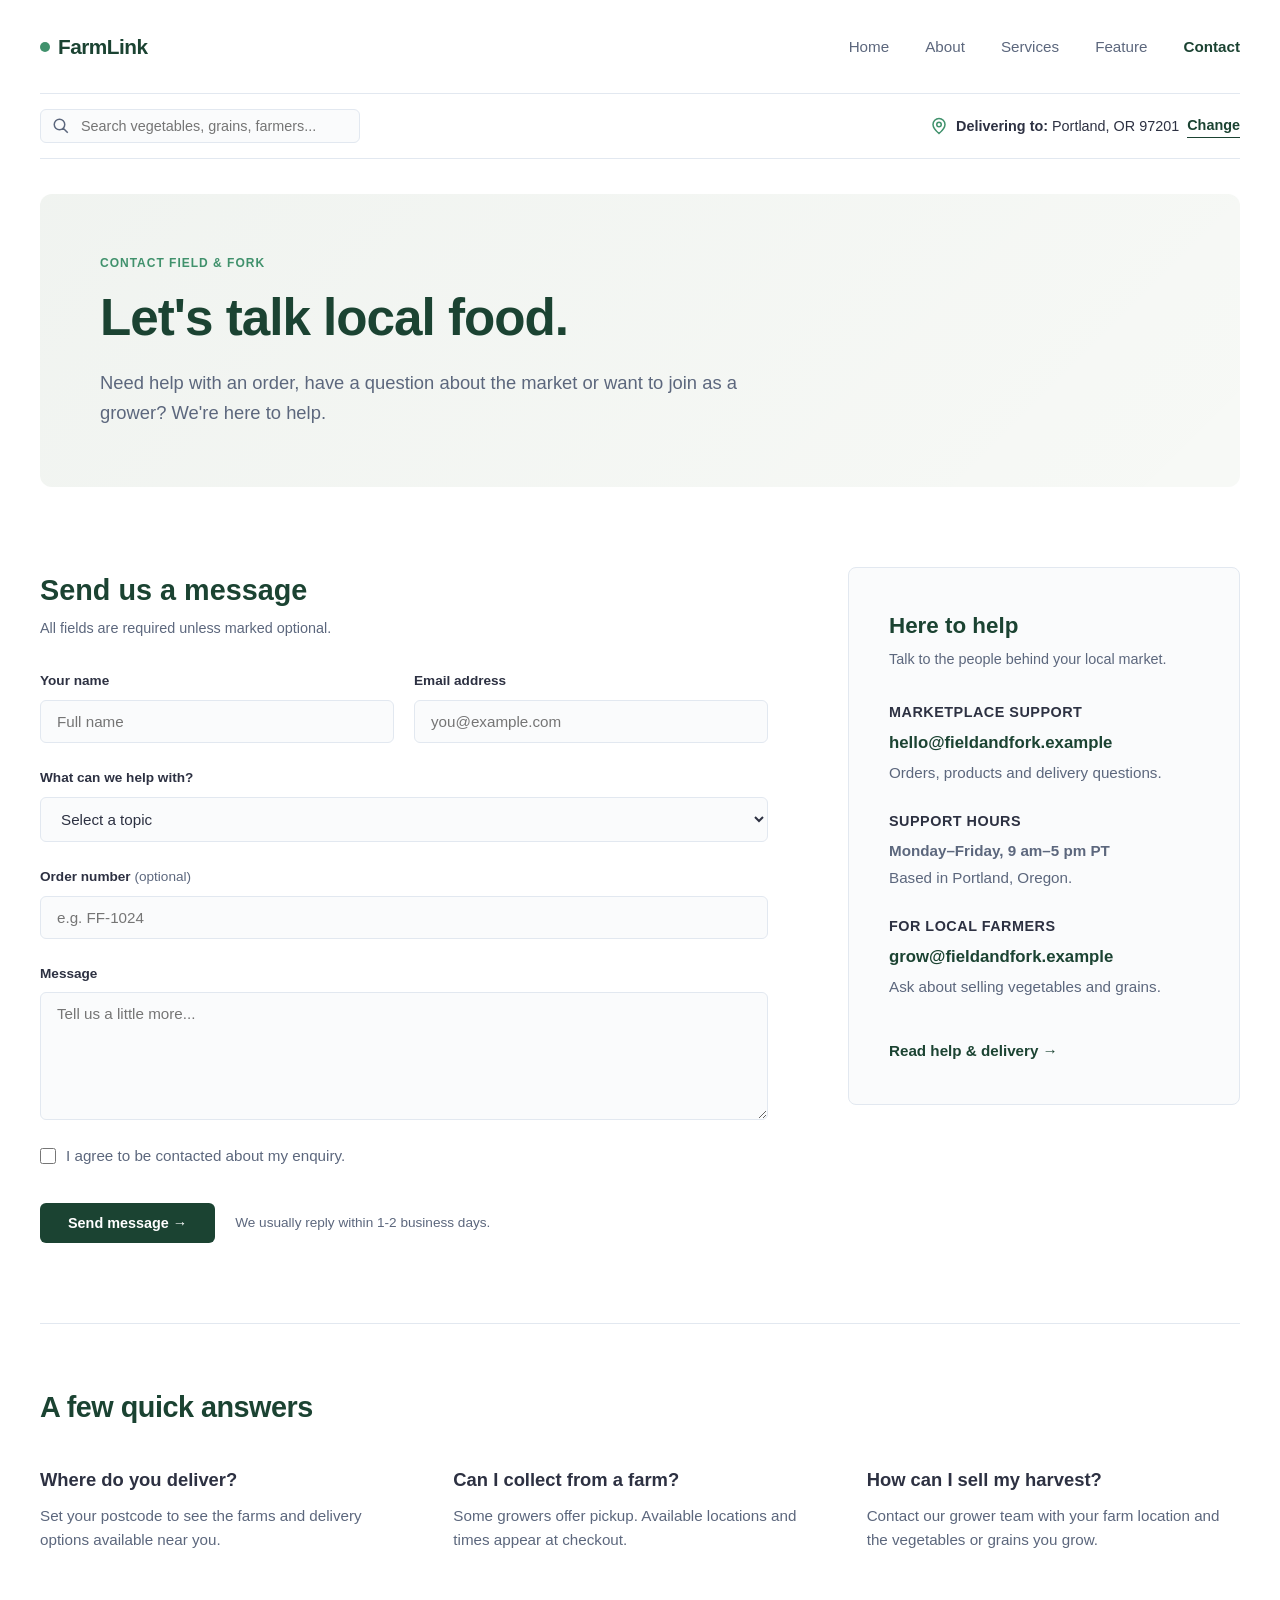
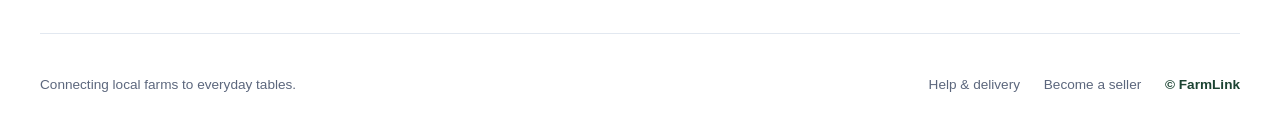
<file: contact.html>
<!DOCTYPE html>
<html lang="en">
<head>
  <meta charset="UTF-8">
  <meta name="viewport" content="width=device-width, initial-scale=1.0">
  <title>FarmLink - Contact Us</title>
  <link rel="stylesheet" href="contact.css">
</head>
<body>

  <!-- Navigation Bar -->
  <nav class="navbar">
    <div class="logo">
      <span class="logo-dot"></span>
      FarmLink
    </div>
    <ul class="nav-links">
      <li><a href="/index.html">Home</a></li>
      <li><a href="/about.html">About</a></li>
      <li><a href="/marketplace.html">Services</a></li>
      <li><a href="/features.html">Feature</a></li>
      <li><a href="/contact.html" class="active">Contact</a></li>
    </ul>
  </nav>

  <!-- Location Sticky Filter Strip -->
  <section class="location-strip-bar">
    <div class="search-input-wrap">
      <svg viewBox="0 0 24 24" width="18" height="18" class="icon-search"><path fill="none" stroke="currentColor" stroke-width="2" d="M21 21l-6-6m2-5a7 7 0 1 1-14 0 7 7 0 0 1 14 0z"/></svg>
      <input type="text" placeholder="Search vegetables, grains, farmers...">
    </div>
    <div class="location-meta-box">
      <svg viewBox="0 0 24 24" width="18" height="18" class="icon-loc"><path fill="none" stroke="currentColor" stroke-width="2" d="M12 2a8 8 0 0 0-8 8c0 5.25 8 12 8 12s8-6.75 8-12a8 8 0 0 0-8-8zM12 13a3 3 0 1 1 0-6 3 3 0 0 1 0 6z"/></svg>
      <span class="loc-text"><strong>Delivering to:</strong> Portland, OR 97201</span>
      <a href="#" class="change-link">Change</a>
    </div>
  </section>

  <!-- Contact Hero Banner -->
  <header class="farm-hero contact-hero-bg">
    <div class="hero-container">
      <span class="badge">CONTACT FIELD & FORK</span>
      <h1>Let's talk local food.</h1>
      <p>Need help with an order, have a question about the market or want to join as a grower? We're here to help.</p>
    </div>
  </header>

  <!-- Two-Column Contact Content Workspace -->
  <main class="contact-split-layout">
    
    <!-- Left Form Module -->
    <section class="contact-form-wrapper">
      <h2>Send us a message</h2>
      <p class="form-instruction">All fields are required unless marked optional.</p>
      
      <form action="#" method="POST" class="main-contact-form">
        <div class="form-row">
          <div class="form-group">
            <label for="user-name">Your name</label>
            <input type="text" id="user-name" name="name" placeholder="Full name" required>
          </div>
          <div class="form-group">
            <label for="user-email">Email address</label>
            <input type="email" id="user-email" name="email" placeholder="you@example.com" required>
          </div>
        </div>

        <div class="form-group">
          <label for="topic-select">What can we help with?</label>
          <select id="topic-select" name="topic" required>
            <option value="" disabled selected>Select a topic</option>
            <option value="order">Order Support & Inquiries</option>
            <option value="grower">Becoming a Market Grower</option>
            <option value="delivery">Delivery Rates & Postcodes</option>
            <option value="other">General Feedback</option>
          </select>
        </div>

        <div class="form-group">
          <label for="order-num">Order number <span>(optional)</span></label>
          <input type="text" id="order-num" name="order_number" placeholder="e.g. FF-1024">
        </div>

        <div class="form-group">
          <label for="message-box">Message</label>
          <textarea id="message-box" name="message" rows="6" placeholder="Tell us a little more..." required></textarea>
        </div>

        <div class="form-checkbox-row">
          <input type="checkbox" id="consent-check" name="consent">
          <label for="consent-check">I agree to be contacted about my enquiry.</label>
        </div>

        <div class="submit-action-area">
          <button type="submit" class="btn btn-green">Send message &rarr;</button>
          <span class="response-time">We usually reply within 1-2 business days.</span>
        </div>
      </form>
    </section>

    <!-- Right Informational Sidebar Module -->
    <aside class="contact-info-sidebar">
      <h2>Here to help</h2>
      <p class="sidebar-intro">Talk to the people behind your local market.</p>

      <div class="info-block">
        <h3>Marketplace support</h3>
        <a href="mailto:hello@fieldandfork.example" class="sidebar-email">hello@fieldandfork.example</a>
        <p>Orders, products and delivery questions.</p>
      </div>

      <div class="info-block">
        <h3>Support hours</h3>
        <p><strong>Monday–Friday, 9 am–5 pm PT</strong></p>
        <p class="location-context">Based in Portland, Oregon.</p>
      </div>

      <div class="info-block">
        <h3>For local farmers</h3>
        <a href="mailto:grow@fieldandfork.example" class="sidebar-email">grow@fieldandfork.example</a>
        <p>Ask about selling vegetables and grains.</p>
      </div>

      <a href="#" class="read-delivery-link">Read help & delivery &rarr;</a>
    </aside>
  </main>

  <!-- Bottom Panel: FAQ Accordion Base -->
  <section class="faq-accordion-section">
    <h2>A few quick answers</h2>
    <div class="faq-grid">
      <div class="faq-item">
        <h3>Where do you deliver?</h3>
        <p>Set your postcode to see the farms and delivery options available near you.</p>
      </div>
      <div class="faq-item">
        <h3>Can I collect from a farm?</h3>
        <p>Some growers offer pickup. Available locations and times appear at checkout.</p>
      </div>
      <div class="faq-item">
        <h3>How can I sell my harvest?</h3>
        <p>Contact our grower team with your farm location and the vegetables or grains you grow.</p>
      </div>
    </div>
  </section>

  <!-- System Footer Bar -->
  <footer class="bottom-footer">
    <div class="footer-left">Connecting local farms to everyday tables.</div>
    <div class="footer-right">
      <a href="#">Help & delivery</a>
      <a href="#">Become a seller</a>
      <span class="copy-tag">&copy; FarmLink</span>
    </div>
  </footer>

</body>
</html>
</file>
<file: contact.css>
/* --- High-Fidelity Organic Design Tokens --- */
:root {
  --primary-forest: #1b4332; /* Deep Organic Green */
  --accent-sage: #40916c;    /* Vibrant Growth Green */
  --warm-cream: #f4f1de;     /* Soft Premium Background Accent */
  --text-dark: #2d3142;      /* Off-black Charcoal Accent Text */
  --text-muted: #5c677d;     /* Muted Explanatory Body Ink */
  --white: #ffffff;
  --border-tint: #e2e8f0;
  --font-family: -apple-system, BlinkMacSystemFont, "Segoe UI", Roboto, Helvetica, Arial, sans-serif;
}

* {
  box-sizing: border-box;
  margin: 0;
  padding: 0;
}

body {
  font-family: var(--font-family);
  background-color: var(--white);
  color: var(--text-dark);
  line-height: 1.6;
  padding: 0 40px;
}

/* --- Reusable Buttons --- */
.btn {
  padding: 12px 28px;
  font-size: 0.9rem;
  font-weight: 600;
  border-radius: 6px;
  cursor: pointer;
  transition: all 0.25s ease;
  border: none;
  display: inline-block;
  text-decoration: none;
}

.btn-green {
  background-color: var(--primary-forest);
  color: var(--white);
}

.btn-green:hover {
  background-color: var(--accent-sage);
}

/* --- Top Navigation Architecture --- */
.navbar {
  display: flex;
  justify-content: space-between;
  align-items: center;
  padding: 30px 0;
  border-bottom: 1px solid var(--border-tint);
}

.logo {
  font-size: 1.3rem;
  font-weight: 800;
  color: var(--primary-forest);
  display: flex;
  align-items: center;
  gap: 8px;
  letter-spacing: -0.5px;
}

.logo-dot {
  width: 10px;
  height: 10px;
  background-color: var(--accent-sage);
  border-radius: 50%;
  display: inline-block;
}

.nav-links {
  display: flex;
  list-style: none;
  gap: 36px;
}

.nav-links a {
  text-decoration: none;
  color: var(--text-muted);
  font-weight: 500;
  font-size: 0.95rem;
  transition: color 0.2s ease;
}

.nav-links a.active, 
.nav-links a:hover {
  color: var(--primary-forest);
  font-weight: 600;
}

/* --- Location Filter Strip Module --- */
.location-strip-bar {
  display: flex;
  justify-content: space-between;
  align-items: center;
  padding: 15px 0;
  border-bottom: 1px solid var(--border-tint);
}

.search-input-wrap {
  display: flex;
  align-items: center;
  position: relative;
  width: 100%;
  max-width: 320px;
}

.icon-search {
  position: absolute;
  left: 12px;
  color: var(--text-muted);
}

.search-input-wrap input {
  width: 100%;
  padding: 8px 12px 8px 40px;
  border: 1px solid var(--border-tint);
  border-radius: 6px;
  font-size: 0.9rem;
  outline: none;
  background-color: #fafbfc;
}

.location-meta-box {
  display: flex;
  align-items: center;
  gap: 8px;
  font-size: 0.9rem;
}

.icon-loc {
  color: var(--accent-sage);
}

.change-link {
  color: var(--primary-forest);
  font-weight: 600;
  text-decoration: none;
  border-bottom: 1px solid var(--primary-forest);
}

/* --- About & Contact Hero Elements --- */
.farm-hero {
  background-color: #f7f9f6; 
  margin-top: 35px;
  padding: 60px;
  border-radius: 12px;
  background-image: linear-gradient(135deg, rgba(27,67,50,0.03) 0%, rgba(255,255,255,0) 100%);
}

.hero-container {
  max-width: 650px;
}

.farm-hero .badge {
  font-size: 0.75rem;
  font-weight: 700;
  letter-spacing: 1px;
  color: var(--accent-sage);
  display: block;
  margin-bottom: 16px;
}

.farm-hero h1 {
  font-size: 3.2rem;
  line-height: 1.15;
  color: var(--primary-forest);
  letter-spacing: -1px;
  margin-bottom: 20px;
}

.farm-hero p {
  color: var(--text-muted);
  font-size: 1.15rem;
}

/* --- Split Screen Columns --- */
.contact-split-layout {
  display: grid;
  grid-template-columns: 1.3fr 0.7fr;
  gap: 80px;
  padding: 80px 0;
}

.contact-form-wrapper h2 {
  font-size: 1.8rem;
  color: var(--primary-forest);
  margin-bottom: 4px;
}

.form-instruction {
  font-size: 0.9rem;
  color: var(--text-muted);
  margin-bottom: 30px;
}

.main-contact-form {
  display: flex;
  flex-direction: column;
  gap: 24px;
}

.form-row {
  display: flex;
  gap: 20px;
}

.form-group {
  display: flex;
  flex-direction: column;
  flex: 1;
}

.form-group label {
  font-size: 0.85rem;
  font-weight: 700;
  color: var(--text-dark);
  margin-bottom: 8px;
}

.form-group label span {
  font-weight: 400;
  color: var(--text-muted);
}

.form-group input,
.form-group select,
.form-group textarea {
  padding: 12px 16px;
  border: 1px solid var(--border-tint);
  border-radius: 6px;
  font-size: 0.95rem;
  font-family: inherit;
  color: var(--text-dark);
  outline: none;
  background-color: #fafbfc;
  transition: all 0.2s ease;
}

.form-group input:focus,
.form-group select:focus,
.form-group textarea:focus {
  border-color: var(--primary-forest);
  background-color: var(--white);
  box-shadow: 0 0 0 3px rgba(27,67,50,0.04);
}

.form-checkbox-row {
  display: flex;
  align-items: center;
  gap: 10px;
  font-size: 0.95rem;
  color: var(--text-muted);
}

.form-checkbox-row input {
  width: 16px;
  height: 16px;
  cursor: pointer;
}

.submit-action-area {
  display: flex;
  align-items: center;
  gap: 20px;
  margin-top: 10px;
}

.response-time {
  font-size: 0.85rem;
  color: var(--text-muted);
}

/* --- Right Side Sidebar UI --- */
.contact-info-sidebar {
  background-color: #fafbfc;
  padding: 40px;
  border-radius: 8px;
  border: 1px solid var(--border-tint);
  align-self: start;
}

.contact-info-sidebar h2 {
  font-size: 1.4rem;
  color: var(--primary-forest);
  margin-bottom: 4px;
}

.sidebar-intro {
  font-size: 0.9rem;
  color: var(--text-muted);
  margin-bottom: 30px;
}

.info-block {
  margin-bottom: 25px;
}

.info-block h3 {
  font-size: 0.9rem;
  text-transform: uppercase;
  letter-spacing: 0.5px;
  color: var(--text-dark);
  margin-bottom: 6px;
}

.sidebar-email {
  font-size: 1.05rem;
  font-weight: 700;
  color: var(--primary-forest);
  text-decoration: none;
  display: inline-block;
  margin-bottom: 4px;
}

.sidebar-email:hover {
  color: var(--accent-sage);
}

.info-block p {
  font-size: 0.95rem;
  color: var(--text-muted);
}

.location-context {
  margin-top: 2px;
}

.read-delivery-link {
  display: inline-block;
  margin-top: 15px;
  font-size: 0.95rem;
  font-weight: 600;
  color: var(--primary-forest);
  text-decoration: none;
}

.read-delivery-link:hover {
  text-decoration: underline;
}

/* --- Accordion FAQ Section --- */
.faq-accordion-section {
  padding: 60px 0 80px 0;
  border-top: 1px solid var(--border-tint);
}

.faq-accordion-section h2 {
  font-size: 1.8rem;
  color: var(--primary-forest);
  margin-bottom: 35px;
  letter-spacing: -0.5px;
}

.faq-grid {
  display: grid;
  grid-template-columns: repeat(3, 1fr);
  gap: 40px;
}

.faq-item h3 {
  font-size: 1.15rem;
  color: var(--text-dark);
  margin-bottom: 10px;
}

.faq-item p {
  font-size: 0.95rem;
  color: var(--text-muted);
}

/* --- Clean Uniform System Footer --- */
.bottom-footer {
  border-top: 1px solid var(--border-tint);
  padding: 40px 0;
  display: flex;
  justify-content: space-between;
  font-size: 0.85rem;
  color: var(--text-muted);
}

.bottom-footer a {
  color: var(--text-muted);
  text-decoration: none;
  margin-right: 20px;
}

.bottom-footer a:hover {
  color: var(--primary-forest);
}

.copy-tag {
  font-weight: 600;
  color: var(--primary-forest);
}

/* --- Multi-device Adaptations --- */
@media (max-width: 1024px) {
  .contact-split-layout {
    grid-template-columns: 1fr;
    gap: 50px;
  }
  .faq-grid {
    grid-template-columns: 1fr;
    gap: 30px;
  }
}

@media (max-width: 640px) {
  body {
    padding: 0 20px;
  }
  .location-strip-bar {
    flex-direction: column;
    align-items: flex-start;
    gap: 15px;
  }
  .search-input-wrap {
    max-width: 100%;
  }
  .farm-hero {
    padding: 40px 25px;
  }
  .farm-hero h1 {
    font-size: 2.2rem;
  }
  .form-row {
    flex-direction: column;
    gap: 24px;
  }
  .submit-action-area {
    flex-direction: column;
    align-items: flex-start;
    gap: 10px;
  }
}
</file>
